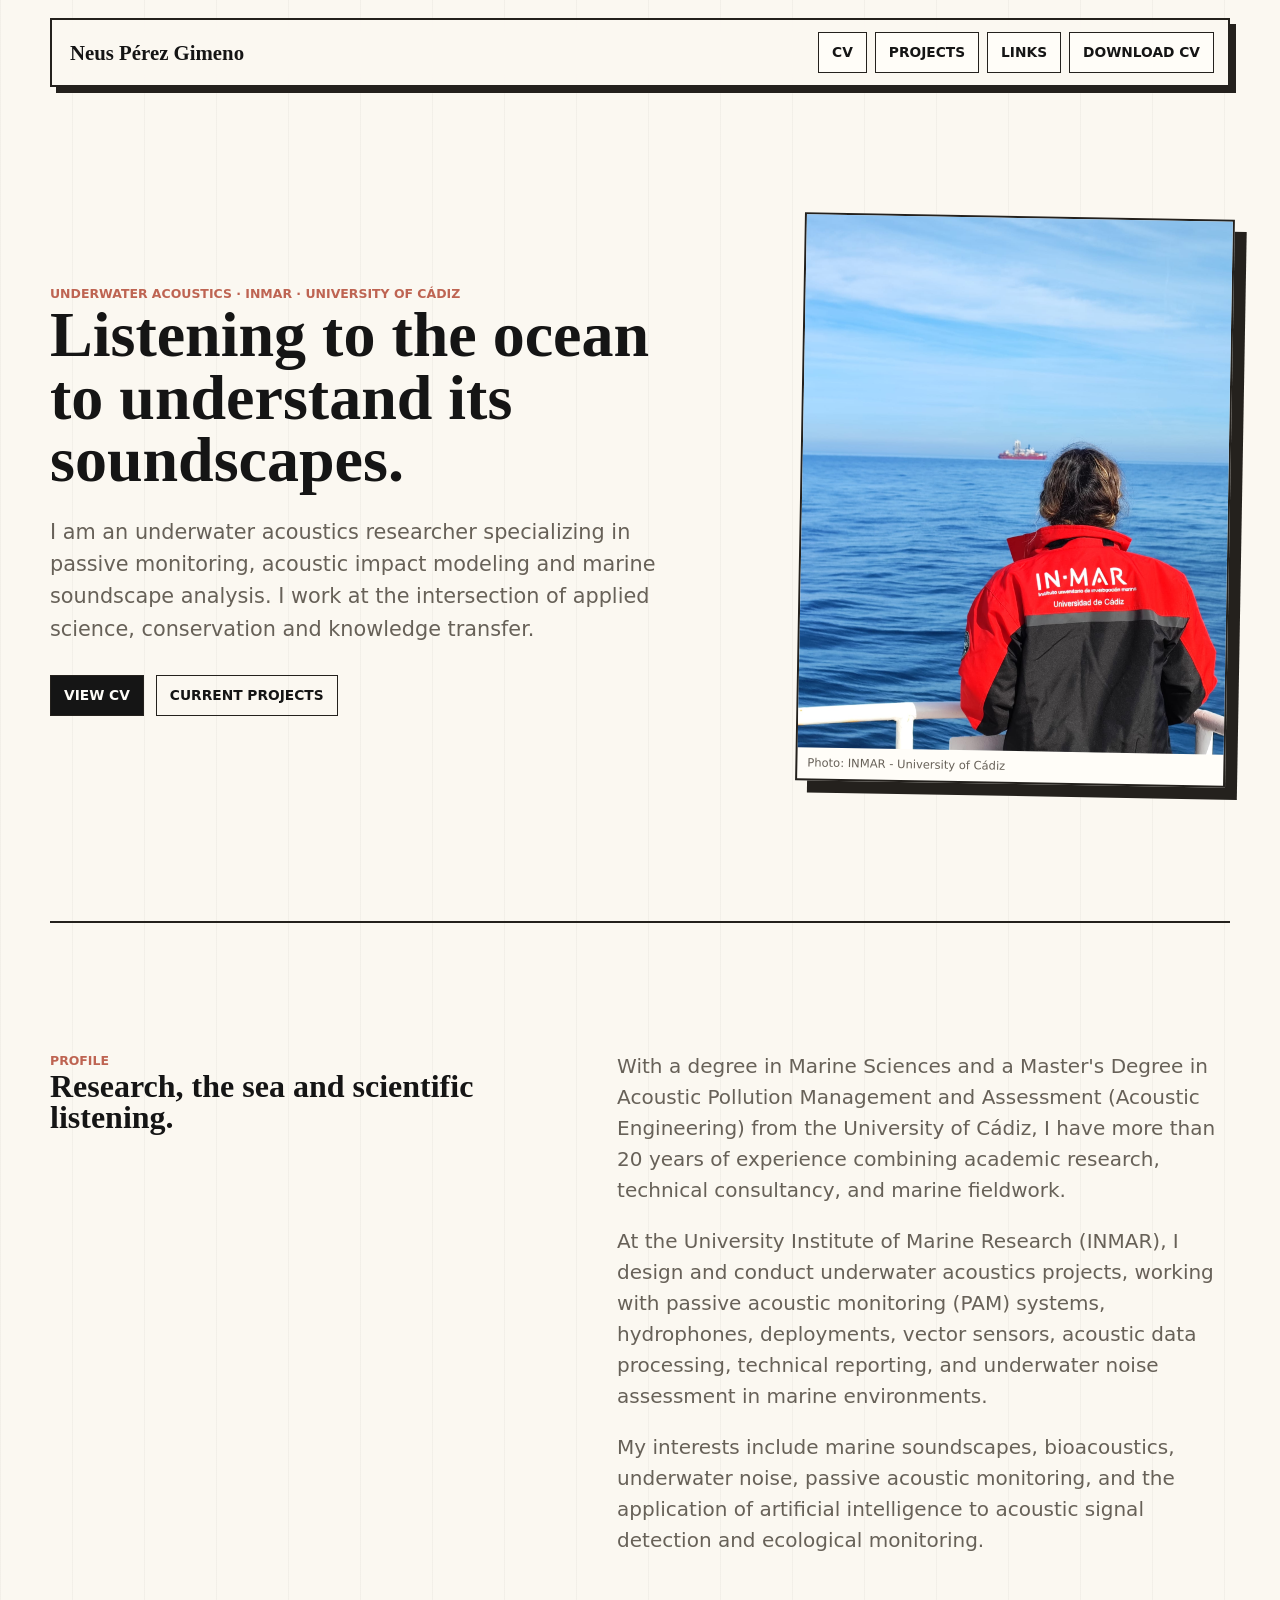
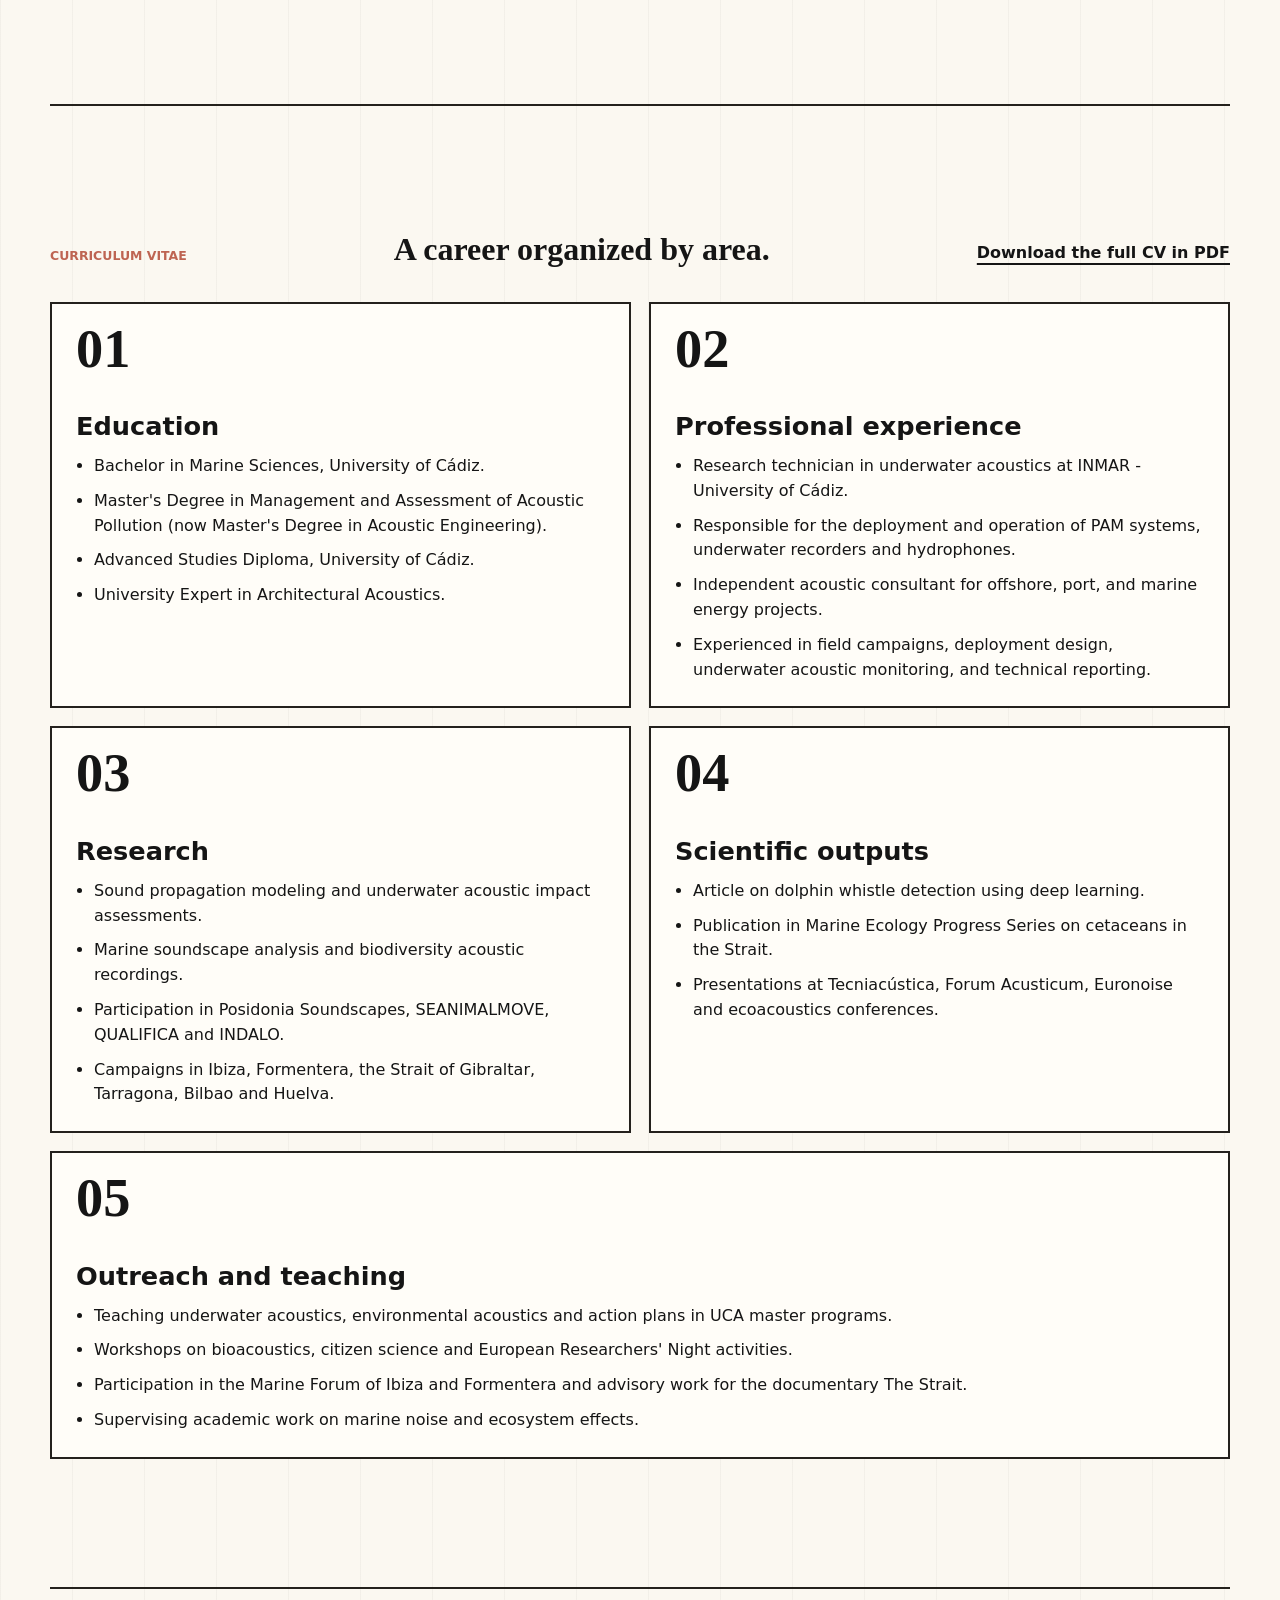
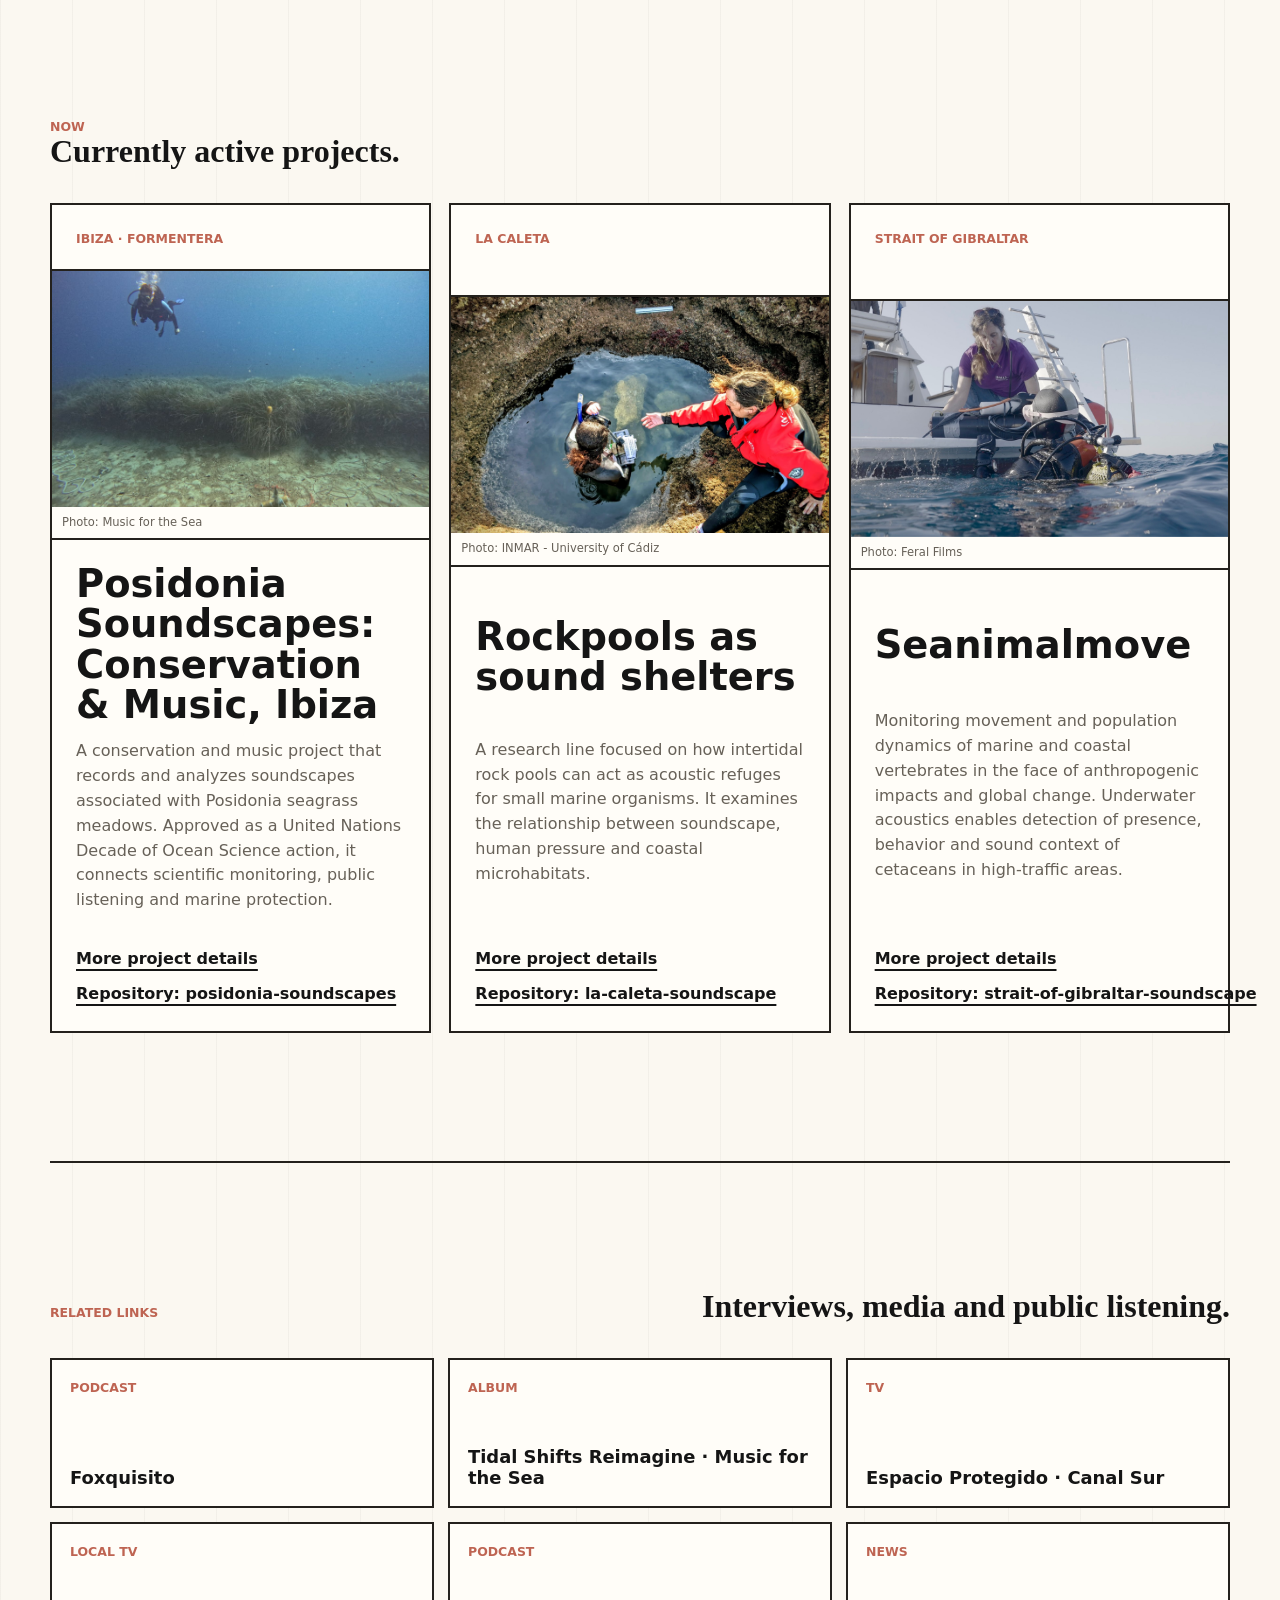
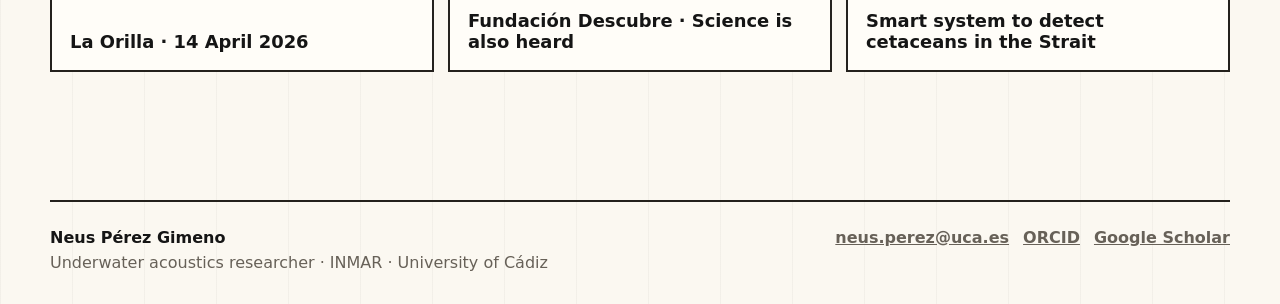
<file: index.html>
<!doctype html>
<html lang="en">
  <head>
    <meta charset="utf-8">
    <meta name="viewport" content="width=device-width, initial-scale=1">
    <meta name="description" content="Professional profile of Neus Pérez Gimeno, underwater acoustics researcher at INMAR - University of Cádiz.">
    <title>Neus Pérez Gimeno | Underwater Acoustics</title>
    <link rel="stylesheet" href="styles.css?v=20260616-hero">
  </head>
  <body>
    <header class="site-header">
      <a class="brand" href="#home" aria-label="Go to home">Neus Pérez Gimeno</a>
      <nav class="nav" aria-label="Main navigation">
        <a href="#cv">CV</a>
        <a href="projects.html">Projects</a>
        <a href="#links">Links</a>
        <a href="assets/CV_Neus_Perez_Gimeno_2026.pdf">Download CV</a>
      </nav>
    </header>

    <main id="home">
      <section class="hero">
        <div class="hero-copy">
          <p class="eyebrow">Underwater acoustics · INMAR · University of Cádiz</p>
          <h1>Listening to the ocean to understand its soundscapes.</h1>
          <p class="lede">
            I am an underwater acoustics researcher specializing in passive monitoring,
            acoustic impact modeling and marine soundscape analysis. I work at the intersection
            of applied science, conservation and knowledge transfer.
          </p>
          <div class="hero-actions">
            <a class="button primary" href="#cv">View CV</a>
            <a class="button ghost" href="projects.html">Current projects</a>
          </div>
        </div>
        <figure class="hero-media">
          <img src="assets/00 Foto INMAR University.jpeg" alt="Neus Perez-Gimeno during marine fieldwork for INMAR - University of Cádiz.">
          <figcaption class="media-credit">Photo: INMAR - University of Cádiz</figcaption>
        </figure>
      </section>

      <section class="intro section-grid">
        <div>
          <p class="section-kicker">Profile</p>
          <h2>Research, the sea and scientific listening.</h2>
        </div>
        <div class="measure">
          <p>
            With a degree in Marine Sciences and a Master's Degree in Acoustic Pollution Management and Assessment
            (Acoustic Engineering) from the University of Cádiz, I have more than 20 years of experience combining
            academic research, technical consultancy, and marine fieldwork.
          </p>
          <p>
            At the University Institute of Marine Research (INMAR), I design and conduct underwater acoustics
            projects, working with passive acoustic monitoring (PAM) systems, hydrophones, deployments, vector
            sensors, acoustic data processing, technical reporting, and underwater noise assessment in marine
            environments.
          </p>
          <p>
            My interests include marine soundscapes, bioacoustics, underwater noise, passive acoustic monitoring,
            and the application of artificial intelligence to acoustic signal detection and ecological monitoring.
          </p>
        </div>
      </section>

      <section id="cv" class="cv-section">
        <div class="section-heading">
          <p class="section-kicker">Curriculum vitae</p>
          <h2>A career organized by area.</h2>
          <a class="text-link" href="assets/CV_Neus_Perez_Gimeno_2026.pdf">Download the full CV in PDF</a>
        </div>

        <div class="cv-grid">
          <article class="cv-card">
            <span class="number">01</span>
            <h3>Education</h3>
            <ul>
              <li>Bachelor in Marine Sciences, University of Cádiz.</li>
              <li>Master's Degree in Management and Assessment of Acoustic Pollution (now Master's Degree in Acoustic Engineering).</li>
              <li>Advanced Studies Diploma, University of Cádiz.</li>
              <li>University Expert in Architectural Acoustics.</li>
            </ul>
          </article>

          <article class="cv-card">
            <span class="number">02</span>
            <h3>Professional experience</h3>
            <ul>
              <li>Research technician in underwater acoustics at INMAR - University of Cádiz.</li>
              <li>Responsible for the deployment and operation of PAM systems, underwater recorders and hydrophones.</li>
              <li>Independent acoustic consultant for offshore, port, and marine energy projects.</li>
              <li>Experienced in field campaigns, deployment design, underwater acoustic monitoring, and technical reporting.</li>
            </ul>
          </article>

          <article class="cv-card">
            <span class="number">03</span>
            <h3>Research</h3>
            <ul>
              <li>Sound propagation modeling and underwater acoustic impact assessments.</li>
              <li>Marine soundscape analysis and biodiversity acoustic recordings.</li>
              <li>Participation in Posidonia Soundscapes, SEANIMALMOVE, QUALIFICA and INDALO.</li>
              <li>Campaigns in Ibiza, Formentera, the Strait of Gibraltar, Tarragona, Bilbao and Huelva.</li>
            </ul>
          </article>

          <article class="cv-card">
            <span class="number">04</span>
            <h3>Scientific outputs</h3>
            <ul>
              <li>Article on dolphin whistle detection using deep learning.</li>
              <li>Publication in Marine Ecology Progress Series on cetaceans in the Strait.</li>
              <li>Presentations at Tecniacústica, Forum Acusticum, Euronoise and ecoacoustics conferences.</li>
            </ul>
          </article>

          <article class="cv-card wide">
            <span class="number">05</span>
            <h3>Outreach and teaching</h3>
            <ul>
              <li>Teaching underwater acoustics, environmental acoustics and action plans in UCA master programs.</li>
              <li>Workshops on bioacoustics, citizen science and European Researchers' Night activities.</li>
              <li>Participation in the Marine Forum of Ibiza and Formentera and advisory work for the documentary The Strait.</li>
              <li>Supervising academic work on marine noise and ecosystem effects.</li>
            </ul>
          </article>
        </div>
      </section>

      <section class="projects">
        <div class="section-heading compact">
          <p class="section-kicker">Now</p>
          <h2>Currently active projects.</h2>
        </div>
        <div class="project-list">
          <article class="project">
            <p class="project-label">Ibiza · Formentera</p>
            <figure class="project-media">
              <img loading="lazy" src="assets/01 Deployment Posidonia.jpeg" alt="Diver deploying acoustic monitoring equipment beside a Posidonia oceanica meadow.">
              <figcaption>Photo: Music for the Sea</figcaption>
            </figure>
            <h3>Posidonia Soundscapes: Conservation & Music, Ibiza</h3>
            <p>
              A conservation and music project that records and analyzes soundscapes associated with
              Posidonia seagrass meadows. Approved as a United Nations Decade of Ocean Science action,
              it connects scientific monitoring, public listening and marine protection.
            </p>
            <div class="project-links">
              <a class="text-link" href="projects.html">More project details</a>
              <a class="text-link" href="https://github.com/neuspergim/posidonia-soundscapes">Repository: posidonia-soundscapes</a>
            </div>
          </article>
          <article class="project">
            <p class="project-label">La Caleta</p>
            <figure class="project-media">
              <img loading="lazy" src="assets/02 Rockpools field work 02.jpeg" alt="Researchers deploying acoustic monitoring equipment inside a rockpool at La Caleta.">
              <figcaption>Photo: INMAR - University of Cádiz</figcaption>
            </figure>
            <h3>Rockpools as sound shelters</h3>
            <p>
              A research line focused on how intertidal rock pools can act as acoustic refuges for
              small marine organisms. It examines the relationship between soundscape, human pressure
              and coastal microhabitats.
            </p>
            <div class="project-links">
              <a class="text-link" href="projects.html">More project details</a>
              <a class="text-link" href="https://github.com/neuspergim/la-caleta-soundscape">Repository: la-caleta-soundscape</a>
            </div>
          </article>
          <article class="project">
            <p class="project-label">Strait of Gibraltar</p>
            <figure class="project-media">
              <img loading="lazy" src="assets/03 Deployment in The Strait 01.jpeg" alt="Researcher supporting a diver during an acoustic equipment deployment in the Strait of Gibraltar.">
              <figcaption>Photo: Feral Films</figcaption>
            </figure>
            <h3>Seanimalmove</h3>
            <p>
              Monitoring movement and population dynamics of marine and coastal vertebrates in the face
              of anthropogenic impacts and global change. Underwater acoustics enables detection of presence,
              behavior and sound context of cetaceans in high-traffic areas.
            </p>
            <div class="project-links">
              <a class="text-link" href="projects.html">More project details</a>
              <a class="text-link" href="https://github.com/neuspergim/strait-of-gibraltar-soundscape">Repository: strait-of-gibraltar-soundscape</a>
            </div>
          </article>
        </div>
      </section>

      <section id="links" class="links-section">
        <div class="section-heading">
          <p class="section-kicker">Related links</p>
          <h2>Interviews, media and public listening.</h2>
        </div>
        <div class="links-grid">
          <a class="link-card" href="https://youtu.be/XyVXel0G2PE" target="_blank" rel="noreferrer">
            <span>Podcast</span>
            <strong>Foxquisito</strong>
          </a>
          <a class="link-card" href="https://musicforthesea.bandcamp.com/album/tidal-shifts-reimagine" target="_blank" rel="noreferrer">
            <span>Album</span>
            <strong>Tidal Shifts Reimagine · Music for the Sea</strong>
          </a>
          <a class="link-card" href="https://youtu.be/y7-KxV40jOo?is=5k_3V2khJ-9_du6Z" target="_blank" rel="noreferrer">
            <span>TV</span>
            <strong>Espacio Protegido · Canal Sur</strong>
          </a>
          <a class="link-card" href="https://share.google/zlMh9Y0TTiglLeH6T" target="_blank" rel="noreferrer">
            <span>Local TV</span>
            <strong>La Orilla · 14 April 2026</strong>
          </a>
          <a class="link-card" href="https://fundaciondescubre.es/agenda/la-ciencia-tambien-se-escucha-serie-cienciadirecta/" target="_blank" rel="noreferrer">
            <span>Podcast</span>
            <strong>Fundación Descubre · Science is also heard</strong>
          </a>
          <a class="link-card" href="https://fundaciondescubre.es/noticias/desarrollan-un-sistema-inteligente-para-detectar-cetaceos-en-el-estrecho-mediante-sus-silbidos/" target="_blank" rel="noreferrer">
            <span>News</span>
            <strong>Smart system to detect cetaceans in the Strait</strong>
          </a>
        </div>
      </section>
    </main>

    <footer class="footer">
      <div>
        <strong>Neus Pérez Gimeno</strong>
        <p>Underwater acoustics researcher · INMAR · University of Cádiz</p>
      </div>
      <div class="footer-links">
        <a href="mailto:neus.perez@uca.es">neus.perez@uca.es</a>
        <a href="https://orcid.org/0000-0003-1914-7128" target="_blank" rel="noreferrer">ORCID</a>
        <a href="https://scholar.google.com/citations?user=1qon7oAAAAAJ&hl=es&oi=ao" target="_blank" rel="noreferrer">Google Scholar</a>
      </div>
    </footer>
  </body>
</html>
</file>
<file: styles.css>
:root {
  --ink: #151515;
  --muted: #676158;
  --paper: #fbf8f1;
  --paper-strong: #fffdf8;
  --line: #24211d;
  --sea: #274e4a;
  --blue: #315c76;
  --coral: #be6452;
  --moss: #76846b;
  --shadow: rgba(21, 21, 21, 0.08);
  --max: 1180px;
}

* {
  box-sizing: border-box;
}

html {
  scroll-behavior: smooth;
}

body {
  margin: 0;
  color: var(--ink);
  background:
    linear-gradient(90deg, rgba(21, 21, 21, 0.035) 1px, transparent 1px) 0 0 / 72px 72px,
    var(--paper);
  font-family: Inter, ui-sans-serif, system-ui, -apple-system, BlinkMacSystemFont, "Segoe UI", sans-serif;
  line-height: 1.55;
}

a {
  color: inherit;
}

.site-header {
  position: sticky;
  top: 0;
  z-index: 10;
  display: flex;
  align-items: center;
  justify-content: space-between;
  gap: 24px;
  width: min(100% - 32px, var(--max));
  margin: 18px auto 0;
  padding: 12px 14px 12px 18px;
  border: 2px solid var(--line);
  background: rgba(251, 248, 241, 0.9);
  box-shadow: 6px 6px 0 var(--line);
  backdrop-filter: blur(14px);
}

.brand {
  font-family: Georgia, "Times New Roman", serif;
  font-size: clamp(1.05rem, 2vw, 1.3rem);
  font-weight: 700;
  text-decoration: none;
}

.nav {
  display: flex;
  flex-wrap: wrap;
  justify-content: flex-end;
  gap: 8px;
}

.nav a,
.button {
  min-height: 40px;
  display: inline-flex;
  align-items: center;
  justify-content: center;
  padding: 9px 13px;
  border: 1.5px solid var(--line);
  background: var(--paper-strong);
  font-size: 0.86rem;
  font-weight: 800;
  text-decoration: none;
  text-transform: uppercase;
}

.nav a:hover,
.button:hover,
.link-card:hover {
  transform: translate(-2px, -2px);
  box-shadow: 4px 4px 0 var(--line);
}

.hero {
  width: min(100% - 32px, var(--max));
  min-height: calc(100vh - 100px);
  margin: 34px auto 0;
  display: grid;
  grid-template-columns: minmax(0, 1fr) minmax(280px, 0.72fr);
  align-items: center;
  gap: clamp(28px, 5vw, 72px);
  padding-bottom: 42px;
}

.eyebrow,
.section-kicker,
.project-label,
.link-card span {
  margin: 0;
  color: var(--coral);
  font-size: 0.78rem;
  font-weight: 900;
  letter-spacing: 0;
  text-transform: uppercase;
}

h1,
h2,
h3,
p {
  margin-top: 0;
}

h1,
h2 {
  font-family: Georgia, "Times New Roman", serif;
  font-weight: 700;
  line-height: 0.98;
}

h1 {
  max-width: 700px;
  margin-bottom: 24px;
  font-size: clamp(2.7rem, 5vw, 5.4rem);
}

h2 {
  margin-bottom: 18px;
  font-size: clamp(1.25rem, 2.5vw, 2.9rem);
}

h3 {
  margin-bottom: 14px;
  font-size: clamp(1.3rem, 2vw, 1.7rem);
  line-height: 1.05;
}

.lede {
  max-width: 680px;
  color: var(--muted);
  font-size: clamp(1.05rem, 1.8vw, 1.3rem);
}

.hero-actions {
  display: flex;
  flex-wrap: wrap;
  gap: 12px;
  margin-top: 30px;
}

.button.primary {
  background: var(--ink);
  color: var(--paper-strong);
}

.button.ghost {
  background: transparent;
}

.hero-media {
  margin: 0;
  border: 2px solid var(--line);
  background: var(--paper-strong);
  box-shadow: 12px 12px 0 var(--line);
  transform: rotate(1deg);
  justify-self: end;
  width: min(100%, 430px);
}

.hero-media img {
  display: block;
  width: 100%;
  aspect-ratio: 4 / 5;
  object-fit: cover;
}

.media-credit,
.project-media figcaption,
.project-gallery figcaption {
  margin: 0;
  padding: 8px 10px;
  color: var(--muted);
  font-size: 0.72rem;
  line-height: 1.35;
}

.section-grid,
.cv-section,
.projects,
.links-section {
  width: min(100% - 32px, var(--max));
  margin: 0 auto;
  padding: clamp(72px, 10vw, 130px) 0;
  border-top: 2px solid var(--line);
}

.section-grid {
  display: grid;
  grid-template-columns: 0.8fr 1fr;
  gap: clamp(28px, 6vw, 80px);
}

.measure {
  color: var(--muted);
  font-size: clamp(1.05rem, 1.7vw, 1.25rem);
}

.section-heading {
  display: flex;
  align-items: end;
  justify-content: space-between;
  gap: 24px;
  margin-bottom: 36px;
}

.section-heading h2 {
  max-width: 790px;
  margin-bottom: 0;
}

.section-heading.compact {
  display: block;
}

.text-link {
  flex: 0 0 auto;
  font-weight: 900;
  text-decoration-thickness: 2px;
  text-underline-offset: 5px;
}

.cv-grid {
  display: grid;
  grid-template-columns: repeat(2, minmax(0, 1fr));
  gap: 18px;
}

.cv-card,
.project,
.link-card {
  border: 2px solid var(--line);
  background: var(--paper-strong);
}

.cv-card {
  min-height: 340px;
  padding: 24px;
}

.cv-card.wide {
  grid-column: 1 / -1;
  min-height: 0;
}

.number {
  display: inline-block;
  margin-bottom: 42px;
  font-family: Georgia, "Times New Roman", serif;
  font-size: 3.4rem;
  font-weight: 700;
  line-height: 0.8;
}

ul {
  margin: 0;
  padding-left: 18px;
}

li + li {
  margin-top: 10px;
}

.project-list {
  display: grid;
  grid-template-columns: repeat(3, minmax(0, 1fr));
  gap: 18px;
}

.project {
  min-height: 360px;
  display: flex;
  flex-direction: column;
  justify-content: space-between;
  padding: 24px;
}

.project h3 {
  margin-top: 42px;
  font-size: clamp(2rem, 3vw, 3rem);
}

.project-media {
  margin: 20px -24px 0;
  border-top: 2px solid var(--line);
  border-bottom: 2px solid var(--line);
}

.project-media img,
.project-gallery img {
  display: block;
  width: 100%;
  aspect-ratio: 16 / 10;
  object-fit: cover;
}

.project-media + h3 {
  margin-top: 24px;
}

.project-gallery {
  display: grid;
  grid-template-columns: repeat(2, minmax(0, 1fr));
  gap: 12px;
  margin: 0 0 28px;
}

.project-gallery figure {
  margin: 0;
  overflow: hidden;
  border: 1.5px solid var(--line);
  background: var(--paper);
}

.projects > .project + .project {
  margin-top: 18px;
}

.project > p:last-of-type {
  color: var(--muted);
}

.project-links {
  display: flex;
  flex-wrap: wrap;
  gap: 10px 18px;
  margin-top: 18px;
}

.project-links .text-link {
  overflow-wrap: anywhere;
}

.links-grid {
  display: grid;
  grid-template-columns: repeat(3, minmax(0, 1fr));
  gap: 14px;
}

.link-card {
  min-height: 150px;
  display: flex;
  flex-direction: column;
  justify-content: space-between;
  padding: 18px;
  text-decoration: none;
  transition: transform 160ms ease, box-shadow 160ms ease;
}

.link-card strong {
  font-size: 1.12rem;
  line-height: 1.18;
}

.footer {
  width: min(100% - 32px, var(--max));
  margin: 0 auto 28px;
  padding: 24px 0 0;
  border-top: 2px solid var(--line);
  display: flex;
  align-items: start;
  justify-content: space-between;
  gap: 22px;
  color: var(--muted);
}

.footer strong {
  color: var(--ink);
}

.footer p {
  margin-bottom: 0;
}

.footer-links {
  display: flex;
  flex-wrap: wrap;
  justify-content: flex-end;
  gap: 14px;
  font-weight: 800;
}

@media (max-width: 860px) {
  .site-header {
    position: static;
    align-items: flex-start;
    flex-direction: column;
    box-shadow: 5px 5px 0 var(--line);
  }

  .nav {
    justify-content: flex-start;
  }

  .hero,
  .section-grid,
  .project-list,
  .project-gallery,
  .links-grid {
    grid-template-columns: 1fr;
  }

  .hero {
    min-height: auto;
    gap: 28px;
  }

  .hero-media img {
    aspect-ratio: 16 / 11;
  }

  .hero-media {
    justify-self: stretch;
    width: 100%;
  }

  .section-heading,
  .footer {
    align-items: flex-start;
    flex-direction: column;
  }

  .cv-grid {
    grid-template-columns: 1fr;
  }
}

@media (max-width: 520px) {
  body {
    background-size: 52px 52px;
  }

  .site-header,
  .hero,
  .section-grid,
  .cv-section,
  .projects,
  .links-section,
  .footer {
    width: min(100% - 22px, var(--max));
  }

  h1 {
    font-size: clamp(2.55rem, 13vw, 3.65rem);
  }

  .nav a,
  .button {
    width: 100%;
  }

  .hero-actions,
  .nav {
    width: 100%;
  }

  .cv-card,
  .project {
    min-height: auto;
  }
}
</file>
